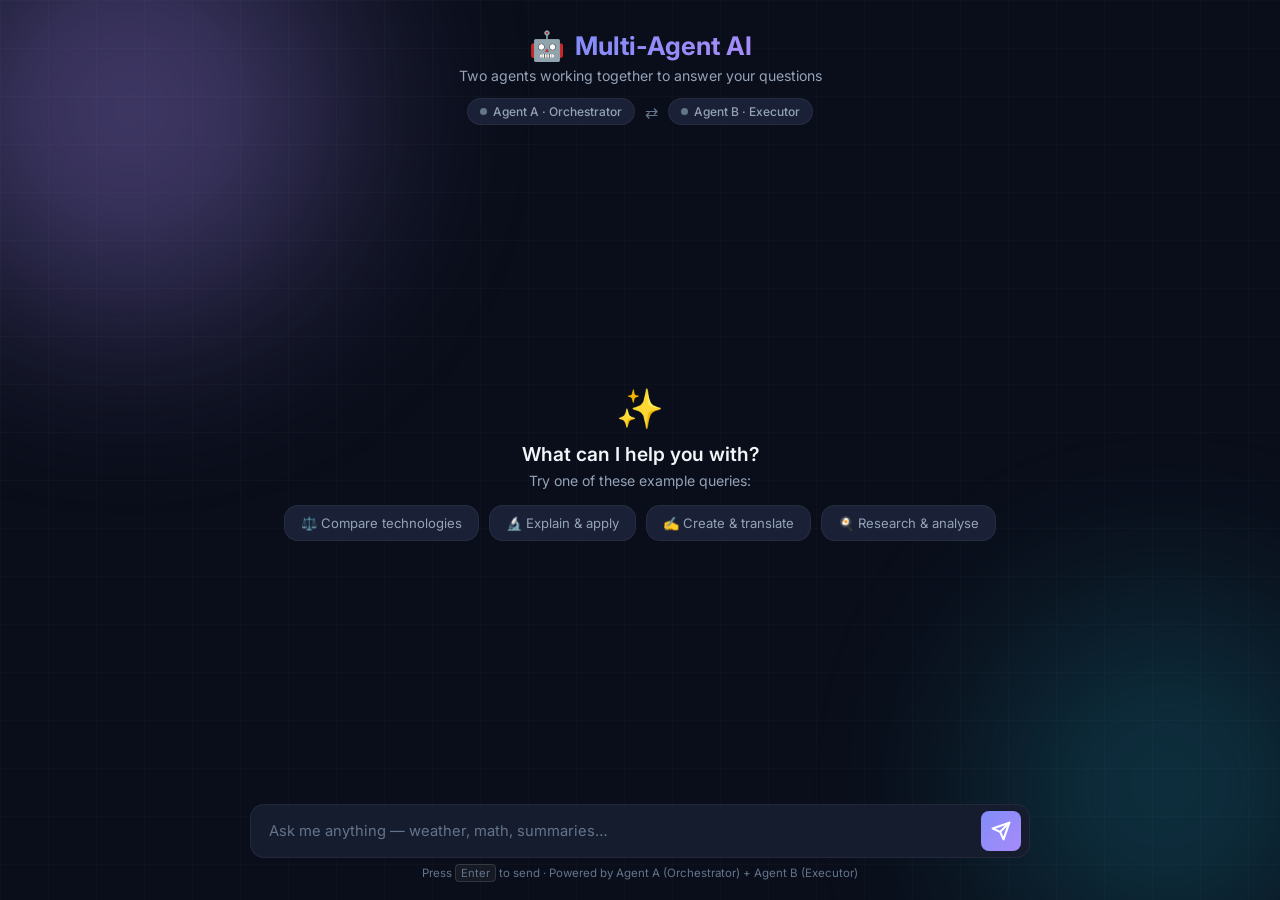
<file: frontend/index.html>
<!DOCTYPE html>
<html lang="en">

<head>
  <meta charset="UTF-8" />
  <meta name="viewport" content="width=device-width, initial-scale=1.0" />
  <title>Multi-Agent AI System</title>
  <meta name="description"
    content="A multi-agent AI system where two agents collaborate to answer your questions about weather, math, and more." />
  <link rel="preconnect" href="https://fonts.googleapis.com" />
  <link rel="preconnect" href="https://fonts.gstatic.com" crossorigin />
  <link href="https://fonts.googleapis.com/css2?family=Inter:wght@300;400;500;600;700&display=swap" rel="stylesheet" />
  <link rel="stylesheet" href="style.css" />
</head>

<body>

  <!-- ─── Background decoration ─────────────────────────────────── -->
  <div class="bg-grid" aria-hidden="true"></div>
  <div class="glow glow--1" aria-hidden="true"></div>
  <div class="glow glow--2" aria-hidden="true"></div>

  <!-- ─── Main container ────────────────────────────────────────── -->
  <div class="app">

    <!-- Header -->
    <header class="header" id="header">
      <div class="header__logo">
        <span class="header__icon">🤖</span>
        <h1 class="header__title">Multi-Agent AI</h1>
      </div>
      <p class="header__subtitle">Two agents working together to answer your questions</p>
      <div class="header__agents">
        <span class="agent-badge agent-badge--a" id="badge-a">
          <span class="agent-badge__dot"></span>Agent A · Orchestrator
        </span>
        <span class="agent-badge__arrow">⇄</span>
        <span class="agent-badge agent-badge--b" id="badge-b">
          <span class="agent-badge__dot"></span>Agent B · Executor
        </span>
      </div>
    </header>

    <!-- Chat area -->
    <main class="chat" id="chat-area">
      <div class="chat__welcome" id="welcome-message">
        <div class="chat__welcome-icon">✨</div>
        <h2>What can I help you with?</h2>
        <p>Try one of these example queries:</p>
        <div class="chat__suggestions" id="suggestions">
          <button class="suggestion-chip"
            data-query="Compare the pros and cons of Python vs JavaScript for backend development.">
            ⚖️ Compare technologies
          </button>
          <button class="suggestion-chip"
            data-query="Explain quantum computing in simple terms, then give 3 real-world applications.">
            🔬 Explain & apply
          </button>
          <button class="suggestion-chip" data-query="Write a short poem about AI, then translate it to French.">
            ✍️ Create & translate
          </button>
          <button class="suggestion-chip"
            data-query="List 5 healthy breakfast ideas and estimate the calories for each.">
            🍳 Research & analyse
          </button>
        </div>
      </div>
    </main>

    <!-- Input bar -->
    <footer class="input-bar" id="input-bar">
      <div class="input-bar__inner">
        <input type="text" id="query-input" class="input-bar__field"
          placeholder="Ask me anything — weather, math, summaries…" autocomplete="off" />
        <button id="send-btn" class="input-bar__send" aria-label="Send query">
          <svg width="20" height="20" viewBox="0 0 24 24" fill="none" stroke="currentColor" stroke-width="2.5"
            stroke-linecap="round" stroke-linejoin="round">
            <line x1="22" y1="2" x2="11" y2="13"></line>
            <polygon points="22 2 15 22 11 13 2 9 22 2"></polygon>
          </svg>
        </button>
      </div>
      <p class="input-bar__hint">Press <kbd>Enter</kbd> to send · Powered by Agent A (Orchestrator) + Agent B (Executor)
      </p>
    </footer>
  </div>

  <script src="app.js"></script>
</body>

</html>
</file>
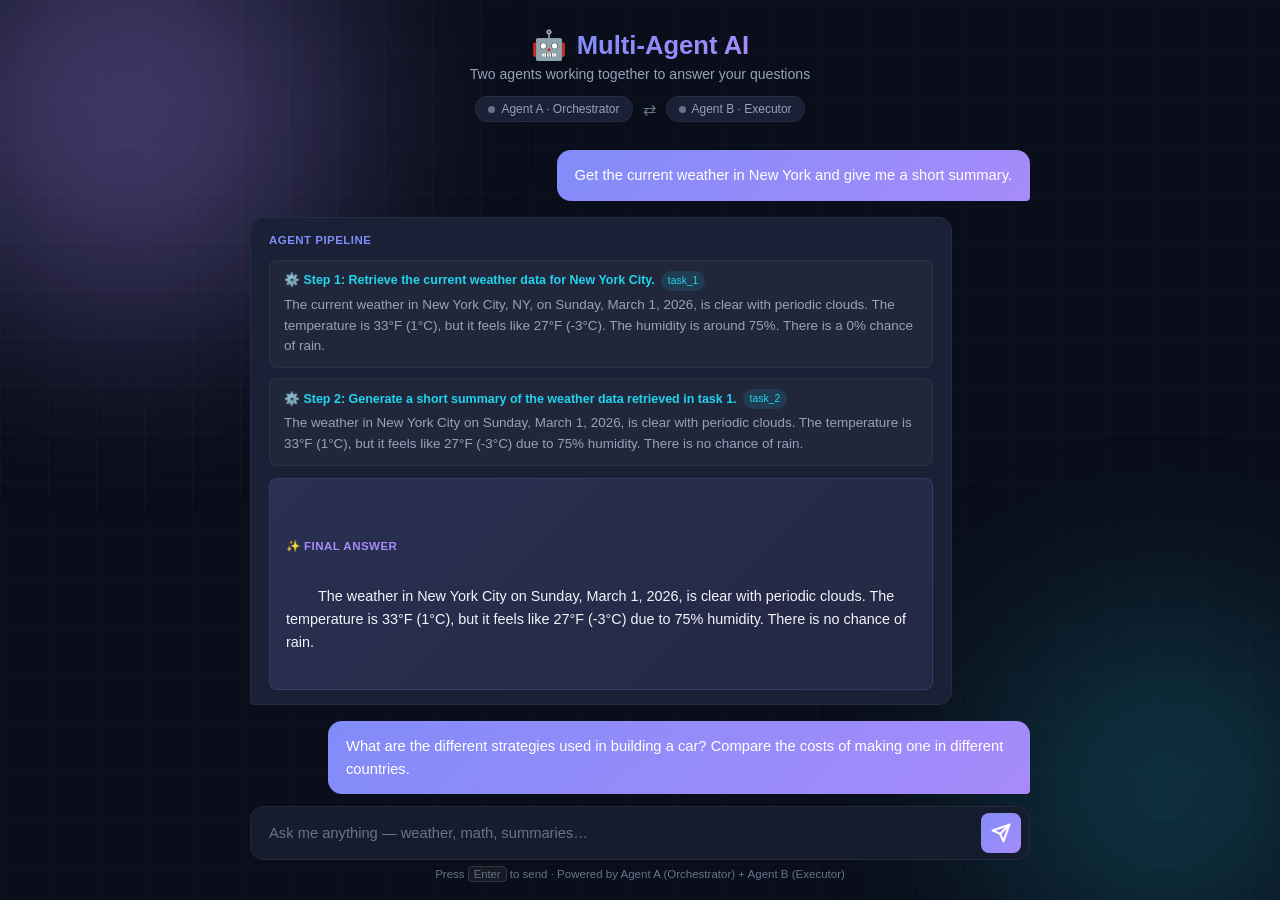
<file: sample_input_output.html>
<!DOCTYPE html>
<!-- saved from url=(0069)file:///Users/1assist/Documents/Multi-Agents/sample_input_output.html -->
<html lang="en"><head><meta http-equiv="Content-Type" content="text/html; charset=UTF-8">
  
  <meta name="viewport" content="width=device-width, initial-scale=1.0">
  <title>Multi-Agent AI System</title>
  <meta name="description" content="A multi-agent AI system where two agents collaborate to answer your questions about weather, math, and more.">
  <link rel="preconnect" href="https://fonts.googleapis.com/">
  <link rel="preconnect" href="https://fonts.gstatic.com/" crossorigin="">
  <link href="./sample_input_output_files/css2" rel="stylesheet">
  <link rel="stylesheet" href="./sample_input_output_files/style.css">
</head>

<body>

  <!-- ─── Background decoration ─────────────────────────────────── -->
  <div class="bg-grid" aria-hidden="true"></div>
  <div class="glow glow--1" aria-hidden="true"></div>
  <div class="glow glow--2" aria-hidden="true"></div>

  <!-- ─── Main container ────────────────────────────────────────── -->
  <div class="app">

    <!-- Header -->
    <header class="header" id="header">
      <div class="header__logo">
        <span class="header__icon">🤖</span>
        <h1 class="header__title">Multi-Agent AI</h1>
      </div>
      <p class="header__subtitle">Two agents working together to answer your questions</p>
      <div class="header__agents">
        <span class="agent-badge agent-badge--a" id="badge-a">
          <span class="agent-badge__dot"></span>Agent A · Orchestrator
        </span>
        <span class="agent-badge__arrow">⇄</span>
        <span class="agent-badge agent-badge--b" id="badge-b">
          <span class="agent-badge__dot"></span>Agent B · Executor
        </span>
      </div>
    </header>

    <!-- Chat area -->
    <main class="chat" id="chat-area">
      
    <div class="bubble bubble--user">Get the current weather in New York and give me a short summary.</div><div class="bubble bubble--agent"><div class="bubble__label">Agent Pipeline</div>
        <div class="step-card">
          <div class="step-card__header">
            ⚙️ Step 1: Retrieve the current weather data for New York City.
            <span class="tag">task_1</span>
          </div>
          <div class="step-card__body">The current weather in New York City, NY, on Sunday, March 1, 2026, is clear with periodic clouds. The temperature is 33°F (1°C), but it feels like 27°F (-3°C). The humidity is around 75%. There is a 0% chance of rain.</div>
        </div>
      
        <div class="step-card">
          <div class="step-card__header">
            ⚙️ Step 2: Generate a short summary of the weather data retrieved in task 1.
            <span class="tag">task_2</span>
          </div>
          <div class="step-card__body">The weather in New York City on Sunday, March 1, 2026, is clear with periodic clouds. The temperature is 33°F (1°C), but it feels like 27°F (-3°C) due to 75% humidity. There is no chance of rain.</div>
        </div>
      
      <div class="final-answer">
        <div class="final-answer__title">✨ Final Answer</div>
        The weather in New York City on Sunday, March 1, 2026, is clear with periodic clouds. The temperature is 33°F (1°C), but it feels like 27°F (-3°C) due to 75% humidity. There is no chance of rain.
      </div>
    </div><div class="bubble bubble--user">What are the different strategies used in building a car? Compare the costs of making one in different countries.</div><div class="bubble bubble--agent"><div class="bubble__label">Agent Pipeline</div>
        <div class="step-card">
          <div class="step-card__header">
            ⚙️ Step 1: Research and identify different strategies used in building a car (e.g., lean manufacturing, mass production, modular design).
            <span class="tag">task_1</span>
          </div>
          <div class="step-card__body">*   **Lean Manufacturing:** Focuses on minimizing waste and maximizing efficiency in all aspects of production.
*   **Mass Production:** Emphasizes producing large quantities of standardized vehicles using assembly lines and specialized labor.
*   **Modular Design:** Involves creating vehicles from independent modules or components that can be easily interchanged or customized.
*   **Platform Sharing:** Utilizing a common underlying structure or platform for multiple vehicle models to reduce development costs and improve economies of scale.
*   **Flexible Manufacturing:** Employs adaptable production systems that can quickly switch between different models or variants to meet changing market demands.

I have identified 5 different strategies.</div>
        </div>
      
        <div class="step-card">
          <div class="step-card__header">
            ⚙️ Step 2: Identify several countries known for car manufacturing (e.g., China, Germany, United States, Japan, Mexico).
            <span class="tag">task_2</span>
          </div>
          <div class="step-card__body">*   China
*   Germany
*   United States
*   Japan
*   Mexico</div>
        </div>
      
        <div class="step-card">
          <div class="step-card__header">
            ⚙️ Step 3: For each country identified in task_2, research the cost of building a car. Include labor costs, material costs, energy costs, and any relevant government regulations or incentives.
            <span class="tag">task_3</span>
          </div>
          <div class="step-card__body">It's challenging to provide precise figures for the cost of building a car in each country due to the complexity and variability of factors involved. However, here's a breakdown of the key cost components and relevant regulations/incentives in each of the listed countries:

**1. China:**

*   **Labor Costs:** Relatively lower than in developed countries, but increasing. In 2025, labor costs per vehicle in China are around $597.
*   **Material Costs:** China has a robust local supply chain, which can reduce material costs.
*   **Energy Costs:** Possibly lower due to government support for energy production.
*   **Government Regulations and Incentives:**
    *   The Chinese government has offered substantial subsidies to manufacturers and buyers of New Energy Vehicles (NEVs), including EVs, PHEVs, and FCVs.
    *   NEV purchase tax exemptions have been extended until 2027, with a gradual reduction in the exemption amount. For NEVs purchased in 2024 and 2025, the tax exemption will not exceed ¥30,000 (about $4,170) per vehicle. For NEVs purchased in 2026 and 2027, a vehicle purchase tax applies but at half the normal rate, and the tax reduction for each NEV will not exceed ¥15,000.
    *   Local governments may offer additional incentives.
    *   The government promotes the construction of NEV infrastructure and provides R&amp;D subsidies.

**2. Germany:**

*   **Labor Costs:** Among the highest in the world. The labor cost is about $3,300 per vehicle.
*   **Material Costs:** Likely to be high due to stringent quality standards and reliance on imports for some materials.
*   **Energy Costs:** Relatively high compared to other manufacturing hubs.
*   **Government Regulations and Incentives:**
    *   The German government has set a goal of having 15 million EVs on the road by 2030.
    *   A new purchase incentive of up to €4,000 is expected to start on January 1, 2026, with strict limits on vehicle price and buyer income. Used cars are also expected to be eligible.
    *   EVs registered by December 31, 2025, are exempt from vehicle tax for up to 10 years, but no later than December 31, 2030.
    *   Companies purchasing BEVs between July 2024 and December 2028 can deduct up to 40% of the vehicle's value in the first year.
    *   Germany is working to establish a comprehensive fast-charging network.

**3. United States:**

*   **Labor Costs:** Higher than Mexico and China, but lower than Germany. Labor costs per vehicle are around $1,341.
*   **Material Costs:** Could be affected by tariffs on imported steel and aluminum.
*   **Energy Costs:** Relatively moderate.
*   **Government Regulations and Incentives:**
    *   The Inflation Reduction Act (IRA) includes incentives for clean vehicle manufacturing and adoption.
    *   Tax credits of up to $7,500 are available for new EV purchases, subject to certain requirements.
    *   The Bipartisan Infrastructure Law provides funding for EV charging infrastructure.
    *   The IRA provides tax credits for battery manufacturing and critical mineral processing.

**4. Japan:**

*   **Labor Costs:** Higher than China, South Korea and Mexico. The labor cost is about $769 per vehicle.
*   **Material Costs:** Possibly higher due to reliance on imports for some materials.
*   **Energy Costs:** Relatively high.
*   **Government Regulations and Incentives:**
    *   Japan has set a goal for all new passenger vehicle sales to be electrified vehicles by 2035.
    *   The government is offering subsidies to promote the introduction of clean energy vehicles.
    *   The government will review eco-car tax breaks and consider tightening efficiency standards for EVs and plug-in hybrids.
    *   Tax incentives are provided for businesses investing in green transition projects, including EVs.

**5. Mexico:**

*   **Labor Costs:** Significantly lower than in the United States, Canada, and Europe. The labor cost per vehicle is about $305.
*   **Material Costs:** Could be affected by tariffs on imported steel and aluminum.
*   **Energy Costs:** Relatively moderate.
*   **Government Regulations and Incentives:**
    *   Mexico has free trade agreements with countries representing a large percentage of the world's GDP, allowing manufacturers to reach customers tariff-free.
    *   There is a 25% income tax deduction for investors in the automotive sector and a 30% credit for R&amp;D projects.
    *   Exemption from indirect taxes and tariffs for IMMEX companies.

**Important Considerations:**

*   **Fluctuating Costs:** Material costs, energy prices, and exchange rates can fluctuate, impacting the overall cost of production.
*   **Technology:** The type of vehicle being manufactured (internal combustion engine, hybrid, electric) significantly impacts costs, particularly regarding battery technology and components.
*   **Location:** Specific regions within each country may have different labor costs, utility costs, and access to infrastructure, influencing the overall cost.
*   **Economies of Scale:** Production volume affects per-unit costs.
*   **Tariffs and Trade Policies:** Changes in trade policies can significantly impact material costs and export competitiveness.</div>
        </div>
      
        <div class="step-card">
          <div class="step-card__header">
            ⚙️ Step 4: Compare the costs of building a car in the different countries identified in task_2, based on the data gathered in task_3. Highlight the factors contributing to cost differences.
            <span class="tag">task_4</span>
          </div>
          <div class="step-card__body">Building a car costs vary significantly across different countries due to labor, materials, energy, and government incentives.

*   **Labor Costs:** Mexico has the lowest labor costs at approximately $305 per vehicle, while Germany has the highest at around $3,300. China ($597), Japan ($769), and the United States ($1,341) fall in between.
*   **Material Costs:** Material costs fluctuate based on the supply chain, quality standards, and trade policies in each country.
*   **Energy Costs:** Energy costs vary, with Germany and Japan having relatively high costs and China potentially having lower costs due to government support.
*   **Government Regulations and Incentives:** Government incentives, especially for electric vehicles (EVs), can significantly offset production costs. China offers substantial subsidies and tax exemptions for NEVs. Germany provides purchase incentives and tax benefits for EVs. The United States has tax credits through the Inflation Reduction Act (IRA). Japan offers subsidies for clean energy vehicles and tax incentives for green transition projects. Mexico provides tax deductions and exemptions for investors in the automotive sector.</div>
        </div>
      
        <div class="step-card">
          <div class="step-card__header">
            ⚙️ Step 5: Summarize the different car building strategies identified in task_1 and compare their cost implications based on the cost comparison performed in task_4.
            <span class="tag">task_5</span>
          </div>
          <div class="step-card__body">Car building strategies include lean manufacturing (minimizing waste), mass production (large quantities, standardized), modular design (interchangeable components), platform sharing (common structure for multiple models), and flexible manufacturing (adaptable production systems). Cost implications vary by country due to labor, materials, energy, and government incentives. Mexico has the lowest labor costs ($305 per vehicle), while Germany has the highest ($3,300). Government incentives, especially for EVs, can significantly reduce costs.</div>
        </div>
      
      <div class="final-answer">
        <div class="final-answer__title">✨ Final Answer</div>
        Here's a breakdown of car manufacturing strategies and cost comparisons across different countries:<br><br><strong>Car Building Strategies:</strong><br><br>*   <strong>Lean Manufacturing:</strong> Focuses on efficiency and minimizing waste.<br>*   <strong>Mass Production:</strong> Emphasizes high volumes of standardized vehicles.<br>*   <strong>Modular Design:</strong> Uses interchangeable components for customization.<br>*   <strong>Platform Sharing:</strong> Leverages a common structure for various models to cut development costs.<br>*   <strong>Flexible Manufacturing:</strong> Allows for quick adaptation to different models or variants.<br><br><strong>Cost Comparison by Country:</strong><br><br>It's difficult to give precise cost figures, but here's a comparison based on key factors:<br><br>*   <strong>China:</strong> Relatively lower labor costs (around $597 per vehicle in 2025) and a strong local supply chain. Significant government incentives for New Energy Vehicles (NEVs).<br>*   <strong>Germany:</strong> High labor costs (around $3,300 per vehicle) and stringent quality standards. Government incentives for EVs are available.<br>*   <strong>United States:</strong> Moderate labor costs (around $1,341 per vehicle). Incentives for clean vehicle manufacturing and adoption through the Inflation Reduction Act (IRA).<br>*   <strong>Japan:</strong> Moderate labor costs (around $769 per vehicle). Government subsidies for clean energy vehicles.<br>*   <strong>Mexico:</strong> Significantly lower labor costs (around $305 per vehicle). Free trade agreements and tax benefits for the automotive sector.<br><br><strong>Key Cost Factors:</strong><br><br>*   <strong>Labor Costs:</strong> Vary significantly, with Mexico having the lowest and Germany the highest.<br>*   <strong>Material Costs:</strong> Influenced by supply chains, quality standards, and trade policies.<br>*   <strong>Energy Costs:</strong> Differ depending on government support and energy sources.<br>*   <strong>Government Regulations and Incentives:</strong> Subsidies and tax breaks, particularly for EVs, can substantially impact costs.<br><br><strong>Strategy and Cost Implications:</strong><br><br>The most cost-effective strategy depends on the target market and vehicle type. For example, mass production in Mexico could be advantageous for low-cost vehicles, while flexible manufacturing in Germany might be suitable for premium models with higher customization. Government incentives can also heavily influence these decisions, making some locations more attractive for specific types of vehicles, like EVs.
      </div>
    </div><div class="bubble bubble--user">From the famous "Schrodinger's cat", when was Schrodinger born and where was he from?</div><div class="bubble bubble--agent"><div class="bubble__label">Agent Pipeline</div>
        <div class="step-card">
          <div class="step-card__header">
            ⚙️ Step 1: Find the birth date of Erwin Schrödinger.
            <span class="tag">task_1</span>
          </div>
          <div class="step-card__body">Erwin Schrödinger was born on August 12, 1887, in Vienna, Austria.</div>
        </div>
      
        <div class="step-card">
          <div class="step-card__header">
            ⚙️ Step 2: Find the place of birth of Erwin Schrödinger.
            <span class="tag">task_2</span>
          </div>
          <div class="step-card__body">Erwin Schrödinger was born in Vienna, Austria.</div>
        </div>
      
      <div class="final-answer">
        <div class="final-answer__title">✨ Final Answer</div>
        Erwin Schrödinger, famous for "Schrödinger's cat," was born on August 12, 1887, in Vienna, Austria.
      </div>
    </div><div class="bubble bubble--user">What are the different types of formats in cricket? Tell the top scorers as well as bowlers in each of them till date. Compare it with the stats in the 1990s.</div><div class="bubble bubble--agent"><div class="bubble__label">Agent Pipeline</div>
        <div class="step-card">
          <div class="step-card__header">
            ⚙️ Step 1: Identify the different types of formats in cricket (e.g., Test, ODI, T20).
            <span class="tag">task_1</span>
          </div>
          <div class="step-card__body">*   Test cricket
*   One Day International (ODI)
*   Twenty20 (T20)</div>
        </div>
      
        <div class="step-card">
          <div class="step-card__header">
            ⚙️ Step 2: For each cricket format identified in task 1, find the all-time top scorers (batsmen) until the present date.
            <span class="tag">task_2</span>
          </div>
          <div class="step-card__body">Here are the all-time top scorers in each of the identified cricket formats, up to the present date (March 1, 2026):

*   **Test Cricket:** Sachin Tendulkar (India)
*   **One Day International (ODI):** Sachin Tendulkar (India)
*   **Twenty20 (T20):** Chris Gayle (West Indies)</div>
        </div>
      
        <div class="step-card">
          <div class="step-card__header">
            ⚙️ Step 3: For each cricket format identified in task 1, find the all-time top bowlers until the present date.
            <span class="tag">task_3</span>
          </div>
          <div class="step-card__body">Here are the all-time top bowlers in each format of cricket, up to the present date (March 1, 2026):

**Test Cricket:**

*   **Muttiah Muralitharan (Sri Lanka):** Holds the record for the most wickets in Test cricket with 800 wickets. He dominated for two decades with his unmatched spin, control, and consistency.
*   **Shane Warne (Australia):** A leg-spin legend, Warne is second-highest wicket-taker in Tests with 708 wickets.
*   **James Anderson (England):** The highest wicket-taking fast bowler in Test cricket, with 704 wickets. Known for his swing bowling, especially in English conditions.

**One Day International (ODI) Cricket:**

*   **Muttiah Muralitharan (Sri Lanka):** The leading wicket-taker in ODIs with 534 wickets.
*   **Wasim Akram (Pakistan):** Took 502 wickets in ODIs. He was the first bowler to reach 500 wickets in ODI history.
*   **Waqar Younis (Pakistan):** Took 416 wickets.

**Twenty20 (T20) Cricket:**

*   **Rashid Khan (Afghanistan):** Leads the list of bowlers with the most wickets in T20 history, with 182 wickets in 108 matches.
*   **Tim Southee (New Zealand):** Has 164 T20 wickets.
*   **Shakib Al Hasan (Bangladesh):** Picked up 149 wickets in 129 matches.</div>
        </div>
      
        <div class="step-card">
          <div class="step-card__header">
            ⚙️ Step 4: For each cricket format identified in task 1, find the top scorers (batsmen) during the 1990s (1990-1999).
            <span class="tag">task_4</span>
          </div>
          <div class="step-card__body">Here are some of the top batsmen from the 1990s in each format of cricket:

*   **Test Cricket:** Sachin Tendulkar, Brian Lara and Steve Waugh are frequently mentioned as top test batsmen of the 1990s. Alec Stewart and Saeed Anwar are also included in Wisden's Test team of the 1990s.
*   **One Day International (ODI):** Sachin Tendulkar was the leading run-scorer in ODIs in the 1990s. Other prominent ODI batsmen of the era include Mohammad Azharuddin, Mark Waugh, Saeed Anwar, Aravinda de Silva, Brian Lara, and Sanath Jayasuriya.
*   **Twenty20 (T20):** It is important to note that T20 cricket did not exist in the 1990s. Therefore, it is impossible to name top T20 batsmen from that decade. However, some players from the 1990s who might have excelled in T20 cricket include Brian Lara, Mark Waugh, Lance Klusener, Chris Cairns, Wasim Akram, and Aravinda de Silva.</div>
        </div>
      
        <div class="step-card">
          <div class="step-card__header">
            ⚙️ Step 5: For each cricket format identified in task 1, find the top bowlers during the 1990s (1990-1999).
            <span class="tag">task_5</span>
          </div>
          <div class="step-card__body">Here are some of the top bowlers in each format of cricket during the 1990s:

**Test Cricket:**

*   Curtly Ambrose
*   Wasim Akram
*   Shane Warne
*   Allan Donald
*   Waqar Younis
*   Courtney Walsh
*   Glenn McGrath

**One Day International (ODI):**

*   Wasim Akram
*   Waqar Younis
*   Allan Donald
*   Glenn McGrath
*   Shaun Pollock
*   Curtly Ambrose
*   Javagal Srinath

**Twenty20 (T20):**

*   It's important to note that T20 cricket was not prevalent in the 1990s; the first official T20 match was played in 2003. So, there are no top T20 bowlers from that decade.</div>
        </div>
      
        <div class="step-card">
          <div class="step-card__header">
            ⚙️ Step 6: Compare the all-time top scorers and bowlers (from tasks 2 and 3) with the top scorers and bowlers in the 1990s (from tasks 4 and 5) for each cricket format.
            <span class="tag">task_6</span>
          </div>
          <div class="step-card__body">Here's a comparison of all-time top scorers/bowlers with those from the 1990s in each format:

**Test Cricket:**

*   **Top Scorers:** Sachin Tendulkar is a top scorer in both the all-time list and the 1990s.
*   **Top Bowlers:** Shane Warne appears in both the all-time top bowlers and the 1990s top bowlers lists.

**One Day International (ODI):**

*   **Top Scorers:** Sachin Tendulkar is a top scorer in both the all-time list and the 1990s.
*   **Top Bowlers:** Muttiah Muralitharan, Wasim Akram and Waqar Younis appear in both the all-time top bowlers and the 1990s top bowlers lists.

**Twenty20 (T20):**

*   **Top Scorers:** T20 cricket didn't exist in the 1990s, so there's no overlap.
*   **Top Bowlers:** T20 cricket didn't exist in the 1990s, so there's no overlap.</div>
        </div>
      
      <div class="final-answer">
        <div class="final-answer__title">✨ Final Answer</div>
        Here's a breakdown of cricket formats, top players, and a comparison with the 1990s:<br><br><strong>Cricket Formats:</strong><br><br>*   Test Cricket<br>*   One Day International (ODI)<br>*   Twenty20 (T20)<br><br><strong>All-Time Top Scorers (as of March 1, 2026):</strong><br><br>*   <strong>Test Cricket:</strong> Sachin Tendulkar (India)<br>*   <strong>ODI:</strong> Sachin Tendulkar (India)<br>*   <strong>T20:</strong> Chris Gayle (West Indies)<br><br><strong>All-Time Top Bowlers (as of March 1, 2026):</strong><br><br>*   <strong>Test Cricket:</strong> Muttiah Muralitharan (Sri Lanka), Shane Warne (Australia), James Anderson (England)<br>*   <strong>ODI:</strong> Muttiah Muralitharan (Sri Lanka), Wasim Akram (Pakistan), Waqar Younis (Pakistan)<br>*   <strong>T20:</strong> Rashid Khan (Afghanistan), Tim Southee (New Zealand), Shakib Al Hasan (Bangladesh)<br><br><strong>Top Players in the 1990s:</strong><br><br>*   <strong>Test Cricket:</strong><br>    *   Top Batsmen: Sachin Tendulkar, Brian Lara, Steve Waugh, Alec Stewart, Saeed Anwar<br>    *   Top Bowlers: Curtly Ambrose, Wasim Akram, Shane Warne, Allan Donald, Waqar Younis, Courtney Walsh, Glenn McGrath<br>*   <strong>One Day International (ODI):</strong><br>    *   Top Batsmen: Sachin Tendulkar, Mohammad Azharuddin, Mark Waugh, Saeed Anwar, Aravinda de Silva, Brian Lara, Sanath Jayasuriya<br>    *   Top Bowlers: Wasim Akram, Waqar Younis, Allan Donald, Glenn McGrath, Shaun Pollock, Curtly Ambrose, Javagal Srinath<br>*   <strong>Twenty20 (T20):</strong> This format didn't exist in the 1990s.<br><br><strong>Comparison:</strong><br><br>*   <strong>Test Cricket:</strong> Sachin Tendulkar and Shane Warne appear as top players both all-time and in the 1990s.<br>*   <strong>ODI:</strong> Sachin Tendulkar, Muttiah Muralitharan, Wasim Akram, and Waqar Younis are prominent in both all-time lists and the 1990s.<br>*   <strong>T20:</strong> No comparison is possible as the format didn't exist in the 1990s.
      </div>
    </div><div class="bubble bubble--user">describe the tax slabs in india. how are they different from the developed countries?</div><div class="bubble bubble--agent"><div class="bubble__label">Agent Pipeline</div>
        <div class="step-card">
          <div class="step-card__header">
            ⚙️ Step 1: Research and describe the current income tax slabs in India for individual taxpayers.
            <span class="tag">task_1</span>
          </div>
          <div class="step-card__body">For the financial year 2025-26 (assessment year 2026-27), individual taxpayers in India can choose between the New Tax Regime (default) and the Old Tax Regime (optional).

**New Tax Regime:**
*   Up to ₹4 lakh: 0%
*   ₹4 lakh to ₹8 lakh: 5%
*   ₹8 lakh to ₹12 lakh: 10%
*   ₹12 lakh to ₹16 lakh: 15%
*   ₹16 lakh to ₹20 lakh: 20%
*   ₹20 lakh to ₹24 lakh: 25%
*   Above ₹24 lakh: 30%

Under the new tax regime, resident individuals with a taxable income of up to ₹12 lakh can avail of a 100% tax rebate up to ₹60,000. Salaried individuals can also claim a standard deduction of ₹75,000, effectively making income up to ₹12.75 lakh tax-free.

**Old Tax Regime:**
*   Up to ₹2.5 lakh: 0%
*   ₹2.5 lakh to ₹5 lakh: 5%
*   ₹5 lakh to ₹10 lakh: 20%
*   Above ₹10 lakh: 30%

The old tax regime offers a higher basic exemption limit to resident senior citizens (aged 60 to 80 years) and super senior citizens (aged 80 years and older):
*   For senior citizens (60 to 80 years): Up to ₹3 lakh is Nil
*   For super senior citizens (80 years and older): Up to ₹5 lakh is Nil</div>
        </div>
      
        <div class="step-card">
          <div class="step-card__header">
            ⚙️ Step 2: Research and describe the general income tax systems and slabs in several developed countries (e.g., USA, UK, Germany, Canada, Australia).
            <span class="tag">task_2</span>
          </div>
          <div class="step-card__body">Okay, here's a summary of the income tax systems and brackets in the USA, UK, Germany, Canada, and Australia. All these countries employ a progressive tax system, meaning higher earners pay a larger percentage of their income in taxes.

**USA (2025)**

The US federal income tax system has seven tax brackets:
*   **10%:** Up to $11,925 (single filers), $23,850 (married filing jointly)
*   **12%:** $11,926 to $48,475 (single), $23,851 to $96,950 (married)
*   **22%:** $48,476 to $103,350 (single), $96,951 to $206,700 (married)
*   **24%:** $103,351 to $197,300 (single), $206,701 to $394,600 (married)
*   **32%:** $197,301 to $250,525 (single), $394,601 to $501,050 (married)
*   **35%:** $250,526 to $626,350 (single), $501,051 to $751,600 (married)
*   **37%:** Over $626,350 (single), Over $751,600 (married)

**UK (2025/2026)**

Most individuals receive a Personal Allowance of £12,570, meaning they don't pay income tax on the first £12,570 of their income. The tax brackets for UK taxpayers (excluding Scotland) are:

*   **20% (Basic rate):** Up to £37,700
*   **40% (Higher rate):** £37,701 to £125,140
*   **45% (Additional rate):** Over £125,140

**Note:** Scotland has different income tax rates and bands.

**Germany (2024/2026)**

In Germany, the tax system has different tax classes (Steuerklassen) that affect the amount of tax withheld from your monthly income. The tax brackets for income tax in 2024 are:

*   **0%:** Income up to €11,604 /  €12,348 in 2026
*   **14% to 42% (progressive rate):** €11,605 to €66,760 / €12,349 to €68,481 in 2026
*   **42%:** €66,761 to €277,825
*   **45%:** Over €277,826

A solidarity surcharge of 5.5% is also levied on income tax.

**Canada (2025/2026)**

Canada has both federal and provincial/territorial income taxes, each with their own tax brackets. The federal tax rates for 2025 are:

*   **15%:** Up to $57,375
*   **20.5%:** Over $57,375 to $114,750
*   **26%:** Over $114,750 to $177,882
*   **29%:** Over $177,882 to $253,414
*   **33%:** More than $253,414

In 2026, the federal income tax brackets are:

*   **14.0%:** Up to $58,523
*   **20.5%:** Between $58,523.01 and $117,045
*   **26.0%:** Between $117,045.01 and $181,440
*   **29.0%:** Between $181,440.01 up to $258,482
*   **33.0%:** On any taxable income exceeding $258,482

**Australia (2024/2025 and 2025/2026)**

For Australian residents, the tax-free threshold is $18,200. The income tax rates for the 2024-2025 and 2025-2026 income years are:

*   **0%:** $0 – $18,200
*   **16%:** $18,201 – $45,000
*   **30%:** $45,001 – $135,000
*   **37%:** $135,001 – $190,000
*   **45%:** $190,001 and over

A Medicare levy of 2% also applies to most residents.</div>
        </div>
      
        <div class="step-card">
          <div class="step-card__header">
            ⚙️ Step 3: Compare and contrast the Indian income tax slabs with those of the developed countries identified in task 2, highlighting key differences in tax rates, income thresholds, number of slabs, and any other relevant aspects.
            <span class="tag">task_3</span>
          </div>
          <div class="step-card__body">India's income tax system for the financial year 2025-26 offers two regimes: the New Tax Regime (default) and the Old Tax Regime (optional). The New Tax Regime features a progressive tax structure with rates ranging from 0% to 30% across seven income slabs. The Old Tax Regime has rates from 0% to 30% across four income slabs, with different basic exemption limits for senior and super senior citizens.

In comparison, the USA has seven tax brackets with rates from 10% to 37%. The UK has a Personal Allowance and then three tax brackets with rates of 20%, 40%, and 45%. Germany has a progressive tax rate ranging from 0% to 45%, with a solidarity surcharge. Canada has five federal tax brackets, with rates ranging from 15% to 33% in 2025, changing to 14% to 33% in 2026. Australia has a tax-free threshold and then four tax brackets with rates ranging from 16% to 45%, plus a Medicare levy.

Key differences:

*   **Tax Rates:** India's highest tax rate (30%) is generally lower than some developed countries like the UK and Australia (both 45%). The US has a top rate of 37%.
*   **Income Thresholds:** Income thresholds for tax brackets vary significantly across countries. For example, the starting point for the highest tax bracket differs greatly.
*   **Number of Slabs:** India's New Tax Regime has 7 slabs, while the Old Tax Regime has effectively 4. This is comparable to the US (7 brackets) and Canada (5 brackets), but more than the UK (3 brackets).
*   **Exemptions and Deductions:** India allows for a standard deduction under the new tax regime and various exemptions and deductions under the old tax regime. Other countries also have various deductions, allowances, and tax credits available to taxpayers.
*   **Social Security/Medicare:** Some countries like the USA and Australia have separate social security or healthcare levies in addition to income tax. Germany has a solidarity surcharge on income tax. India does not have a comparable levy on income tax.
*   **Tax-Free Thresholds:** Most countries have a tax-free threshold or personal allowance (e.g., Australia, UK, Germany). India has a basic exemption limit that varies based on the chosen tax regime and age.</div>
        </div>
      
      <div class="final-answer">
        <div class="final-answer__title">✨ Final Answer</div>
        The Indian income tax system for individual taxpayers in the financial year 2025-26 offers two regimes: the New Tax Regime (default) and the Old Tax Regime (optional).<br><br><strong>New Tax Regime:</strong><br>*   Up to ₹4 lakh: 0%<br>*   ₹4 lakh to ₹8 lakh: 5%<br>*   ₹8 lakh to ₹12 lakh: 10%<br>*   ₹12 lakh to ₹16 lakh: 15%<br>*   ₹16 lakh to ₹20 lakh: 20%<br>*   ₹20 lakh to ₹24 lakh: 25%<br>*   Above ₹24 lakh: 30%<br><br>A 100% tax rebate is available on income up to ₹12 lakh (effectively ₹12.75 lakh with standard deduction for salaried individuals).<br><br><strong>Old Tax Regime:</strong><br>*   Up to ₹2.5 lakh: 0%<br>*   ₹2.5 lakh to ₹5 lakh: 5%<br>*   ₹5 lakh to ₹10 lakh: 20%<br>*   Above ₹10 lakh: 30%<br><br>Senior and super senior citizens have higher basic exemption limits.<br><br><strong>Comparison with Developed Countries:</strong><br><br>Developed countries like the USA, UK, Germany, Canada, and Australia also use progressive tax systems but differ in several ways:<br><br>*   <strong>Tax Rates:</strong> India's highest rate (30%) is lower than the UK and Australia (45%), but comparable to the US (37% top rate).<br>*   <strong>Income Thresholds:</strong> The income levels at which different tax rates apply vary considerably between countries.<br>*   <strong>Number of Slabs:</strong> India's New Tax Regime has 7 slabs, while the Old Tax Regime effectively has 4. This is comparable to the US (7) and Canada (5), but more than the UK (3).<br>*   <strong>Exemptions and Deductions:</strong> All countries offer various exemptions and deductions, though the specifics differ.<br>*   <strong>Social Security/Medicare:</strong> Some countries (USA, Australia, Germany) have separate levies for social security, healthcare, or solidarity, unlike India's income tax system.<br>*   <strong>Tax-Free Thresholds:</strong> Most countries have a tax-free threshold or personal allowance. India has a basic exemption limit that depends on the chosen tax regime and age.
      </div>
    </div></main>

    <!-- Input bar -->
    <footer class="input-bar" id="input-bar">
      <div class="input-bar__inner">
        <input type="text" id="query-input" class="input-bar__field" placeholder="Ask me anything — weather, math, summaries…" autocomplete="off">
        <button id="send-btn" class="input-bar__send" aria-label="Send query">
          <svg width="20" height="20" viewBox="0 0 24 24" fill="none" stroke="currentColor" stroke-width="2.5" stroke-linecap="round" stroke-linejoin="round">
            <line x1="22" y1="2" x2="11" y2="13"></line>
            <polygon points="22 2 15 22 11 13 2 9 22 2"></polygon>
          </svg>
        </button>
      </div>
      <p class="input-bar__hint">Press <kbd>Enter</kbd> to send · Powered by Agent A (Orchestrator) + Agent B (Executor)
      </p>
    </footer>
  </div>

  <script src="./sample_input_output_files/app.js"></script>


</body></html>
</file>
<file: frontend/style.css>
/* ================================================================== *
 *  style.css  –  Multi-Agent AI Frontend                             *
 *  Design tokens → layout → components → animations                  *
 * ================================================================== */

/* ── Reset & tokens ─────────────────────────────────────────────── */
*,
*::before,
*::after {
  margin: 0;
  padding: 0;
  box-sizing: border-box;
}

:root {
  /* palette */
  --bg-primary:    #0a0e1a;
  --bg-secondary:  #111827;
  --bg-card:       #1a2035;
  --bg-input:      #151c2e;
  --border:        rgba(255, 255, 255, .06);
  --border-focus:  rgba(129, 140, 248, .5);

  --text-primary:   #f1f5f9;
  --text-secondary: #94a3b8;
  --text-muted:     #64748b;

  --accent-blue:    #818cf8;
  --accent-purple:  #a78bfa;
  --accent-cyan:    #22d3ee;
  --accent-green:   #34d399;
  --accent-orange:  #fb923c;
  --accent-red:     #f87171;

  --gradient-brand: linear-gradient(135deg, var(--accent-blue), var(--accent-purple));
  --gradient-glow:  linear-gradient(135deg, rgba(129,140,248,.15), rgba(167,139,250,.08));

  /* typography */
  --font: 'Inter', -apple-system, BlinkMacSystemFont, 'Segoe UI', sans-serif;
  --radius-sm:  8px;
  --radius-md: 14px;
  --radius-lg: 20px;

  /* shadows */
  --shadow-sm:  0 1px  3px rgba(0,0,0,.3);
  --shadow-md:  0 4px 14px rgba(0,0,0,.35);
  --shadow-lg:  0 8px 30px rgba(0,0,0,.45);
}

html { font-size: 16px; }

body {
  font-family: var(--font);
  background: var(--bg-primary);
  color: var(--text-primary);
  min-height: 100vh;
  overflow: hidden;
  position: relative;
}

/* ── Decorative background ──────────────────────────────────────── */
.bg-grid {
  position: fixed;
  inset: 0;
  background-image:
    linear-gradient(rgba(255,255,255,.02) 1px, transparent 1px),
    linear-gradient(90deg, rgba(255,255,255,.02) 1px, transparent 1px);
  background-size: 48px 48px;
  pointer-events: none;
  z-index: 0;
}

.glow {
  position: fixed;
  border-radius: 50%;
  filter: blur(100px);
  opacity: .35;
  pointer-events: none;
  z-index: 0;
}

.glow--1 {
  width: 420px; height: 420px;
  top: -100px; left: -80px;
  background: var(--accent-purple);
}

.glow--2 {
  width: 350px; height: 350px;
  bottom: -60px; right: -60px;
  background: var(--accent-cyan);
  opacity: .2;
}

/* ── App shell ──────────────────────────────────────────────────── */
.app {
  position: relative;
  z-index: 1;
  display: flex;
  flex-direction: column;
  height: 100vh;
  max-width: 820px;
  margin: 0 auto;
  padding: 0 20px;
}

/* ── Header ─────────────────────────────────────────────────────── */
.header {
  text-align: center;
  padding: 28px 0 18px;
  flex-shrink: 0;
}

.header__logo {
  display: flex;
  align-items: center;
  justify-content: center;
  gap: 10px;
}

.header__icon {
  font-size: 1.8rem;
  animation: float 3s ease-in-out infinite;
}

.header__title {
  font-size: 1.6rem;
  font-weight: 700;
  background: var(--gradient-brand);
  -webkit-background-clip: text;
  -webkit-text-fill-color: transparent;
  background-clip: text;
}

.header__subtitle {
  color: var(--text-secondary);
  font-size: .88rem;
  margin-top: 4px;
}

.header__agents {
  display: flex;
  align-items: center;
  justify-content: center;
  gap: 10px;
  margin-top: 14px;
}

.agent-badge {
  display: inline-flex;
  align-items: center;
  gap: 6px;
  font-size: .75rem;
  font-weight: 500;
  padding: 5px 12px;
  border-radius: 999px;
  border: 1px solid var(--border);
  background: var(--bg-card);
  color: var(--text-secondary);
  transition: all .3s ease;
}

.agent-badge__dot {
  width: 7px; height: 7px;
  border-radius: 50%;
  background: var(--text-muted);
  transition: background .3s ease;
}

.agent-badge--a.active .agent-badge__dot { background: var(--accent-blue); box-shadow: 0 0 8px var(--accent-blue); }
.agent-badge--b.active .agent-badge__dot { background: var(--accent-green); box-shadow: 0 0 8px var(--accent-green); }
.agent-badge.active { border-color: rgba(255,255,255,.12); color: var(--text-primary); }

.agent-badge__arrow {
  font-size: 1rem;
  color: var(--text-muted);
}

/* ── Chat area ──────────────────────────────────────────────────── */
.chat {
  flex: 1;
  overflow-y: auto;
  padding: 10px 0 20px;
  display: flex;
  flex-direction: column;
  gap: 16px;
  scrollbar-width: thin;
  scrollbar-color: rgba(255,255,255,.08) transparent;
}

.chat::-webkit-scrollbar { width: 5px; }
.chat::-webkit-scrollbar-track { background: transparent; }
.chat::-webkit-scrollbar-thumb { background: rgba(255,255,255,.1); border-radius: 10px; }

/* Welcome screen */
.chat__welcome {
  margin: auto;
  text-align: center;
  animation: fadeUp .5s ease;
}

.chat__welcome-icon { font-size: 2.4rem; margin-bottom: 10px; }
.chat__welcome h2  { font-size: 1.2rem; font-weight: 600; margin-bottom: 6px; }
.chat__welcome p   { font-size: .88rem; color: var(--text-secondary); margin-bottom: 16px; }

.chat__suggestions {
  display: flex;
  flex-wrap: wrap;
  gap: 10px;
  justify-content: center;
}

.suggestion-chip {
  padding: 9px 16px;
  border-radius: var(--radius-md);
  border: 1px solid var(--border);
  background: var(--bg-card);
  color: var(--text-secondary);
  font-size: .82rem;
  font-family: var(--font);
  cursor: pointer;
  transition: all .25s ease;
}

.suggestion-chip:hover {
  background: rgba(129,140,248,.1);
  border-color: rgba(129,140,248,.3);
  color: var(--text-primary);
  transform: translateY(-2px);
  box-shadow: var(--shadow-sm);
}

/* ── Chat bubbles ───────────────────────────────────────────────── */
.bubble {
  max-width: 90%;
  padding: 14px 18px;
  border-radius: var(--radius-md);
  line-height: 1.55;
  font-size: .92rem;
  animation: fadeUp .35s ease;
  word-break: break-word;
}

.bubble--user {
  align-self: flex-end;
  background: var(--gradient-brand);
  color: #fff;
  border-bottom-right-radius: 4px;
}

.bubble--agent {
  align-self: flex-start;
  background: var(--bg-card);
  border: 1px solid var(--border);
  border-bottom-left-radius: 4px;
}

.bubble--agent .bubble__label {
  font-size: .72rem;
  font-weight: 600;
  text-transform: uppercase;
  letter-spacing: .04em;
  margin-bottom: 6px;
  color: var(--accent-blue);
}

.bubble--error {
  border-color: rgba(248,113,113,.3);
  background: rgba(248,113,113,.08);
}

.bubble--error .bubble__label { color: var(--accent-red); }

/* Step cards inside agent bubbles */
.step-card {
  margin-top: 10px;
  padding: 10px 14px;
  border-radius: var(--radius-sm);
  background: rgba(255,255,255,.03);
  border: 1px solid rgba(255,255,255,.05);
}

.step-card__header {
  font-size: .78rem;
  font-weight: 600;
  color: var(--accent-cyan);
  margin-bottom: 4px;
  display: flex;
  align-items: center;
  gap: 6px;
}

.step-card__header .tag {
  font-size: .65rem;
  padding: 2px 7px;
  border-radius: 999px;
  background: rgba(34,211,238,.12);
  color: var(--accent-cyan);
  font-weight: 500;
}

.step-card__body {
  font-size: .84rem;
  color: var(--text-secondary);
  white-space: pre-wrap;
}

.step-card--error .step-card__header .tag {
  background: rgba(248,113,113,.12);
  color: var(--accent-red);
}

/* Final answer highlight */
.final-answer {
  margin-top: 12px;
  padding: 12px 16px;
  border-radius: var(--radius-sm);
  background: var(--gradient-glow);
  border: 1px solid rgba(129,140,248,.15);
  font-size: .9rem;
  line-height: 1.6;
  white-space: pre-wrap;
}

.final-answer__title {
  font-size: .72rem;
  font-weight: 700;
  text-transform: uppercase;
  letter-spacing: .04em;
  color: var(--accent-purple);
  margin-bottom: 6px;
}

/* Thinking indicator */
.thinking {
  align-self: flex-start;
  display: flex;
  align-items: center;
  gap: 8px;
  padding: 12px 18px;
  border-radius: var(--radius-md);
  background: var(--bg-card);
  border: 1px solid var(--border);
  font-size: .84rem;
  color: var(--text-secondary);
  animation: fadeUp .3s ease;
}

.thinking__dots { display: flex; gap: 4px; }

.thinking__dot {
  width: 6px; height: 6px;
  border-radius: 50%;
  background: var(--accent-blue);
  animation: pulse 1.2s ease-in-out infinite;
}

.thinking__dot:nth-child(2) { animation-delay: .15s; }
.thinking__dot:nth-child(3) { animation-delay: .3s; }

/* ── Input bar ──────────────────────────────────────────────────── */
.input-bar {
  flex-shrink: 0;
  padding: 12px 0 20px;
}

.input-bar__inner {
  display: flex;
  align-items: center;
  gap: 10px;
  background: var(--bg-input);
  border: 1px solid var(--border);
  border-radius: var(--radius-md);
  padding: 6px 8px 6px 18px;
  transition: border-color .25s ease, box-shadow .25s ease;
}

.input-bar__inner:focus-within {
  border-color: var(--border-focus);
  box-shadow: 0 0 0 3px rgba(129,140,248,.12);
}

.input-bar__field {
  flex: 1;
  background: none;
  border: none;
  outline: none;
  font-family: var(--font);
  font-size: .92rem;
  color: var(--text-primary);
  padding: 8px 0;
}

.input-bar__field::placeholder { color: var(--text-muted); }

.input-bar__send {
  display: flex;
  align-items: center;
  justify-content: center;
  width: 40px; height: 40px;
  border-radius: var(--radius-sm);
  border: none;
  background: var(--gradient-brand);
  color: #fff;
  cursor: pointer;
  transition: transform .2s ease, opacity .2s ease;
}

.input-bar__send:hover  { transform: scale(1.06); }
.input-bar__send:active { transform: scale(.96); }
.input-bar__send:disabled { opacity: .45; cursor: not-allowed; transform: none; }

.input-bar__hint {
  text-align: center;
  font-size: .72rem;
  color: var(--text-muted);
  margin-top: 8px;
}

.input-bar__hint kbd {
  padding: 1px 5px;
  border-radius: 4px;
  border: 1px solid rgba(255,255,255,.12);
  background: rgba(255,255,255,.05);
  font-family: var(--font);
  font-size: .7rem;
}

/* ── Animations ─────────────────────────────────────────────────── */
@keyframes fadeUp {
  from { opacity: 0; transform: translateY(10px); }
  to   { opacity: 1; transform: translateY(0); }
}

@keyframes float {
  0%, 100% { transform: translateY(0); }
  50%      { transform: translateY(-6px); }
}

@keyframes pulse {
  0%, 80%, 100% { opacity: .3; transform: scale(.85); }
  40%           { opacity: 1;  transform: scale(1.1); }
}

/* ── Responsive ─────────────────────────────────────────────────── */
@media (max-width: 600px) {
  .app { padding: 0 12px; }
  .header__title { font-size: 1.3rem; }
  .header__agents { flex-wrap: wrap; }
  .bubble { max-width: 95%; }
  .suggestion-chip { font-size: .78rem; padding: 8px 12px; }
}
</file>
<file: sample_input_output_files/style.css>
/* ================================================================== *
 *  style.css  –  Multi-Agent AI Frontend                             *
 *  Design tokens → layout → components → animations                  *
 * ================================================================== */

/* ── Reset & tokens ─────────────────────────────────────────────── */
*,
*::before,
*::after {
  margin: 0;
  padding: 0;
  box-sizing: border-box;
}

:root {
  /* palette */
  --bg-primary:    #0a0e1a;
  --bg-secondary:  #111827;
  --bg-card:       #1a2035;
  --bg-input:      #151c2e;
  --border:        rgba(255, 255, 255, .06);
  --border-focus:  rgba(129, 140, 248, .5);

  --text-primary:   #f1f5f9;
  --text-secondary: #94a3b8;
  --text-muted:     #64748b;

  --accent-blue:    #818cf8;
  --accent-purple:  #a78bfa;
  --accent-cyan:    #22d3ee;
  --accent-green:   #34d399;
  --accent-orange:  #fb923c;
  --accent-red:     #f87171;

  --gradient-brand: linear-gradient(135deg, var(--accent-blue), var(--accent-purple));
  --gradient-glow:  linear-gradient(135deg, rgba(129,140,248,.15), rgba(167,139,250,.08));

  /* typography */
  --font: 'Inter', -apple-system, BlinkMacSystemFont, 'Segoe UI', sans-serif;
  --radius-sm:  8px;
  --radius-md: 14px;
  --radius-lg: 20px;

  /* shadows */
  --shadow-sm:  0 1px  3px rgba(0,0,0,.3);
  --shadow-md:  0 4px 14px rgba(0,0,0,.35);
  --shadow-lg:  0 8px 30px rgba(0,0,0,.45);
}

html { font-size: 16px; }

body {
  font-family: var(--font);
  background: var(--bg-primary);
  color: var(--text-primary);
  min-height: 100vh;
  overflow: hidden;
  position: relative;
}

/* ── Decorative background ──────────────────────────────────────── */
.bg-grid {
  position: fixed;
  inset: 0;
  background-image:
    linear-gradient(rgba(255,255,255,.02) 1px, transparent 1px),
    linear-gradient(90deg, rgba(255,255,255,.02) 1px, transparent 1px);
  background-size: 48px 48px;
  pointer-events: none;
  z-index: 0;
}

.glow {
  position: fixed;
  border-radius: 50%;
  filter: blur(100px);
  opacity: .35;
  pointer-events: none;
  z-index: 0;
}

.glow--1 {
  width: 420px; height: 420px;
  top: -100px; left: -80px;
  background: var(--accent-purple);
}

.glow--2 {
  width: 350px; height: 350px;
  bottom: -60px; right: -60px;
  background: var(--accent-cyan);
  opacity: .2;
}

/* ── App shell ──────────────────────────────────────────────────── */
.app {
  position: relative;
  z-index: 1;
  display: flex;
  flex-direction: column;
  height: 100vh;
  max-width: 820px;
  margin: 0 auto;
  padding: 0 20px;
}

/* ── Header ─────────────────────────────────────────────────────── */
.header {
  text-align: center;
  padding: 28px 0 18px;
  flex-shrink: 0;
}

.header__logo {
  display: flex;
  align-items: center;
  justify-content: center;
  gap: 10px;
}

.header__icon {
  font-size: 1.8rem;
  animation: float 3s ease-in-out infinite;
}

.header__title {
  font-size: 1.6rem;
  font-weight: 700;
  background: var(--gradient-brand);
  -webkit-background-clip: text;
  -webkit-text-fill-color: transparent;
  background-clip: text;
}

.header__subtitle {
  color: var(--text-secondary);
  font-size: .88rem;
  margin-top: 4px;
}

.header__agents {
  display: flex;
  align-items: center;
  justify-content: center;
  gap: 10px;
  margin-top: 14px;
}

.agent-badge {
  display: inline-flex;
  align-items: center;
  gap: 6px;
  font-size: .75rem;
  font-weight: 500;
  padding: 5px 12px;
  border-radius: 999px;
  border: 1px solid var(--border);
  background: var(--bg-card);
  color: var(--text-secondary);
  transition: all .3s ease;
}

.agent-badge__dot {
  width: 7px; height: 7px;
  border-radius: 50%;
  background: var(--text-muted);
  transition: background .3s ease;
}

.agent-badge--a.active .agent-badge__dot { background: var(--accent-blue); box-shadow: 0 0 8px var(--accent-blue); }
.agent-badge--b.active .agent-badge__dot { background: var(--accent-green); box-shadow: 0 0 8px var(--accent-green); }
.agent-badge.active { border-color: rgba(255,255,255,.12); color: var(--text-primary); }

.agent-badge__arrow {
  font-size: 1rem;
  color: var(--text-muted);
}

/* ── Chat area ──────────────────────────────────────────────────── */
.chat {
  flex: 1;
  overflow-y: auto;
  padding: 10px 0 20px;
  display: flex;
  flex-direction: column;
  gap: 16px;
  scrollbar-width: thin;
  scrollbar-color: rgba(255,255,255,.08) transparent;
}

.chat::-webkit-scrollbar { width: 5px; }
.chat::-webkit-scrollbar-track { background: transparent; }
.chat::-webkit-scrollbar-thumb { background: rgba(255,255,255,.1); border-radius: 10px; }

/* Welcome screen */
.chat__welcome {
  margin: auto;
  text-align: center;
  animation: fadeUp .5s ease;
}

.chat__welcome-icon { font-size: 2.4rem; margin-bottom: 10px; }
.chat__welcome h2  { font-size: 1.2rem; font-weight: 600; margin-bottom: 6px; }
.chat__welcome p   { font-size: .88rem; color: var(--text-secondary); margin-bottom: 16px; }

.chat__suggestions {
  display: flex;
  flex-wrap: wrap;
  gap: 10px;
  justify-content: center;
}

.suggestion-chip {
  padding: 9px 16px;
  border-radius: var(--radius-md);
  border: 1px solid var(--border);
  background: var(--bg-card);
  color: var(--text-secondary);
  font-size: .82rem;
  font-family: var(--font);
  cursor: pointer;
  transition: all .25s ease;
}

.suggestion-chip:hover {
  background: rgba(129,140,248,.1);
  border-color: rgba(129,140,248,.3);
  color: var(--text-primary);
  transform: translateY(-2px);
  box-shadow: var(--shadow-sm);
}

/* ── Chat bubbles ───────────────────────────────────────────────── */
.bubble {
  max-width: 90%;
  padding: 14px 18px;
  border-radius: var(--radius-md);
  line-height: 1.55;
  font-size: .92rem;
  animation: fadeUp .35s ease;
  word-break: break-word;
}

.bubble--user {
  align-self: flex-end;
  background: var(--gradient-brand);
  color: #fff;
  border-bottom-right-radius: 4px;
}

.bubble--agent {
  align-self: flex-start;
  background: var(--bg-card);
  border: 1px solid var(--border);
  border-bottom-left-radius: 4px;
}

.bubble--agent .bubble__label {
  font-size: .72rem;
  font-weight: 600;
  text-transform: uppercase;
  letter-spacing: .04em;
  margin-bottom: 6px;
  color: var(--accent-blue);
}

.bubble--error {
  border-color: rgba(248,113,113,.3);
  background: rgba(248,113,113,.08);
}

.bubble--error .bubble__label { color: var(--accent-red); }

/* Step cards inside agent bubbles */
.step-card {
  margin-top: 10px;
  padding: 10px 14px;
  border-radius: var(--radius-sm);
  background: rgba(255,255,255,.03);
  border: 1px solid rgba(255,255,255,.05);
}

.step-card__header {
  font-size: .78rem;
  font-weight: 600;
  color: var(--accent-cyan);
  margin-bottom: 4px;
  display: flex;
  align-items: center;
  gap: 6px;
}

.step-card__header .tag {
  font-size: .65rem;
  padding: 2px 7px;
  border-radius: 999px;
  background: rgba(34,211,238,.12);
  color: var(--accent-cyan);
  font-weight: 500;
}

.step-card__body {
  font-size: .84rem;
  color: var(--text-secondary);
  white-space: pre-wrap;
}

.step-card--error .step-card__header .tag {
  background: rgba(248,113,113,.12);
  color: var(--accent-red);
}

/* Final answer highlight */
.final-answer {
  margin-top: 12px;
  padding: 12px 16px;
  border-radius: var(--radius-sm);
  background: var(--gradient-glow);
  border: 1px solid rgba(129,140,248,.15);
  font-size: .9rem;
  line-height: 1.6;
  white-space: pre-wrap;
}

.final-answer__title {
  font-size: .72rem;
  font-weight: 700;
  text-transform: uppercase;
  letter-spacing: .04em;
  color: var(--accent-purple);
  margin-bottom: 6px;
}

/* Thinking indicator */
.thinking {
  align-self: flex-start;
  display: flex;
  align-items: center;
  gap: 8px;
  padding: 12px 18px;
  border-radius: var(--radius-md);
  background: var(--bg-card);
  border: 1px solid var(--border);
  font-size: .84rem;
  color: var(--text-secondary);
  animation: fadeUp .3s ease;
}

.thinking__dots { display: flex; gap: 4px; }

.thinking__dot {
  width: 6px; height: 6px;
  border-radius: 50%;
  background: var(--accent-blue);
  animation: pulse 1.2s ease-in-out infinite;
}

.thinking__dot:nth-child(2) { animation-delay: .15s; }
.thinking__dot:nth-child(3) { animation-delay: .3s; }

/* ── Input bar ──────────────────────────────────────────────────── */
.input-bar {
  flex-shrink: 0;
  padding: 12px 0 20px;
}

.input-bar__inner {
  display: flex;
  align-items: center;
  gap: 10px;
  background: var(--bg-input);
  border: 1px solid var(--border);
  border-radius: var(--radius-md);
  padding: 6px 8px 6px 18px;
  transition: border-color .25s ease, box-shadow .25s ease;
}

.input-bar__inner:focus-within {
  border-color: var(--border-focus);
  box-shadow: 0 0 0 3px rgba(129,140,248,.12);
}

.input-bar__field {
  flex: 1;
  background: none;
  border: none;
  outline: none;
  font-family: var(--font);
  font-size: .92rem;
  color: var(--text-primary);
  padding: 8px 0;
}

.input-bar__field::placeholder { color: var(--text-muted); }

.input-bar__send {
  display: flex;
  align-items: center;
  justify-content: center;
  width: 40px; height: 40px;
  border-radius: var(--radius-sm);
  border: none;
  background: var(--gradient-brand);
  color: #fff;
  cursor: pointer;
  transition: transform .2s ease, opacity .2s ease;
}

.input-bar__send:hover  { transform: scale(1.06); }
.input-bar__send:active { transform: scale(.96); }
.input-bar__send:disabled { opacity: .45; cursor: not-allowed; transform: none; }

.input-bar__hint {
  text-align: center;
  font-size: .72rem;
  color: var(--text-muted);
  margin-top: 8px;
}

.input-bar__hint kbd {
  padding: 1px 5px;
  border-radius: 4px;
  border: 1px solid rgba(255,255,255,.12);
  background: rgba(255,255,255,.05);
  font-family: var(--font);
  font-size: .7rem;
}

/* ── Animations ─────────────────────────────────────────────────── */
@keyframes fadeUp {
  from { opacity: 0; transform: translateY(10px); }
  to   { opacity: 1; transform: translateY(0); }
}

@keyframes float {
  0%, 100% { transform: translateY(0); }
  50%      { transform: translateY(-6px); }
}

@keyframes pulse {
  0%, 80%, 100% { opacity: .3; transform: scale(.85); }
  40%           { opacity: 1;  transform: scale(1.1); }
}

/* ── Responsive ─────────────────────────────────────────────────── */
@media (max-width: 600px) {
  .app { padding: 0 12px; }
  .header__title { font-size: 1.3rem; }
  .header__agents { flex-wrap: wrap; }
  .bubble { max-width: 95%; }
  .suggestion-chip { font-size: .78rem; padding: 8px 12px; }
}
</file>
